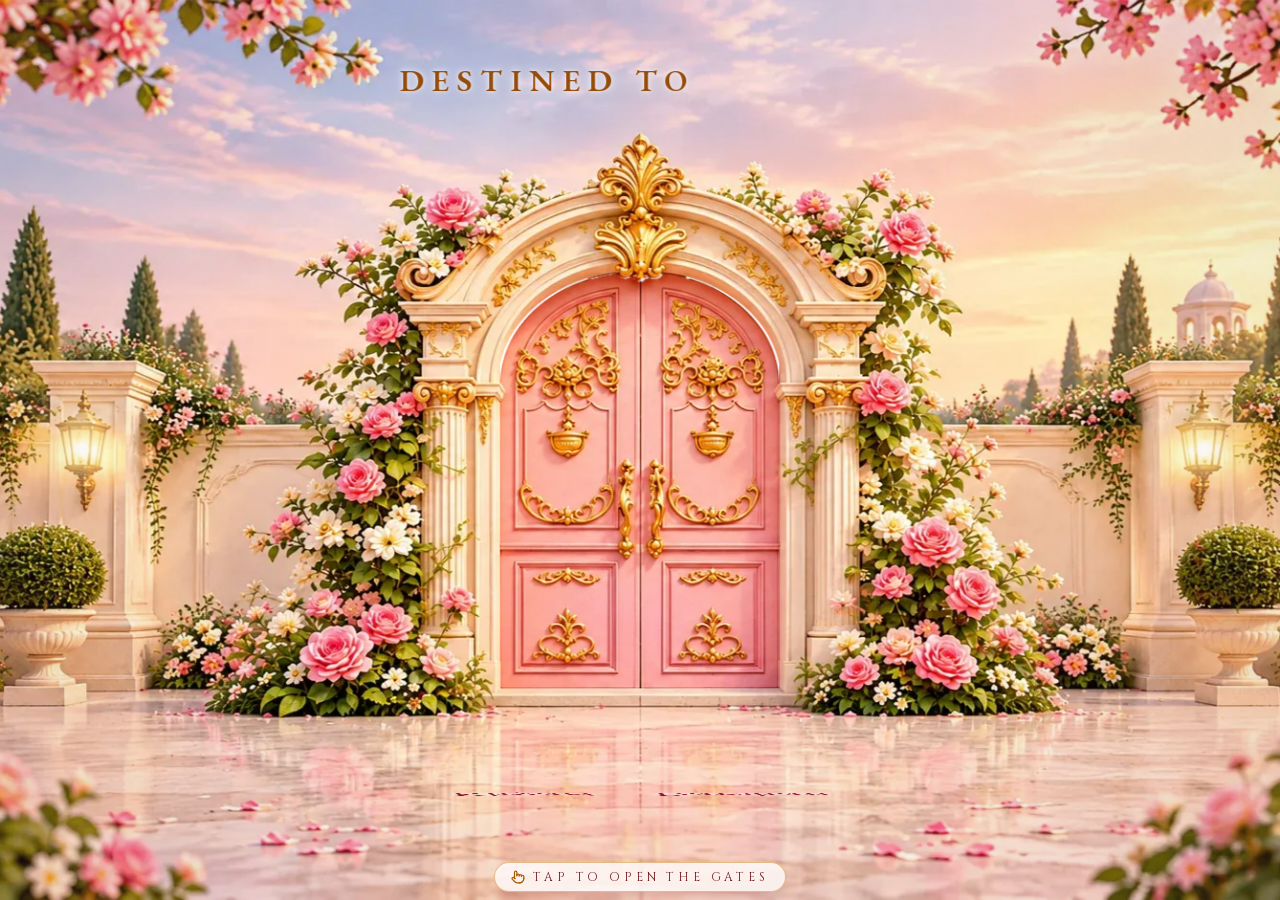
<file: index.html>
<!doctype html><meta charset="utf-8"><meta name="viewport" content="width=device-width,initial-scale=1"><title>Wedding Invitation</title><script>location.replace("/template-frame/opal-romance/")</script><a href="/template-frame/opal-romance/">Open invitation</a>
</file>
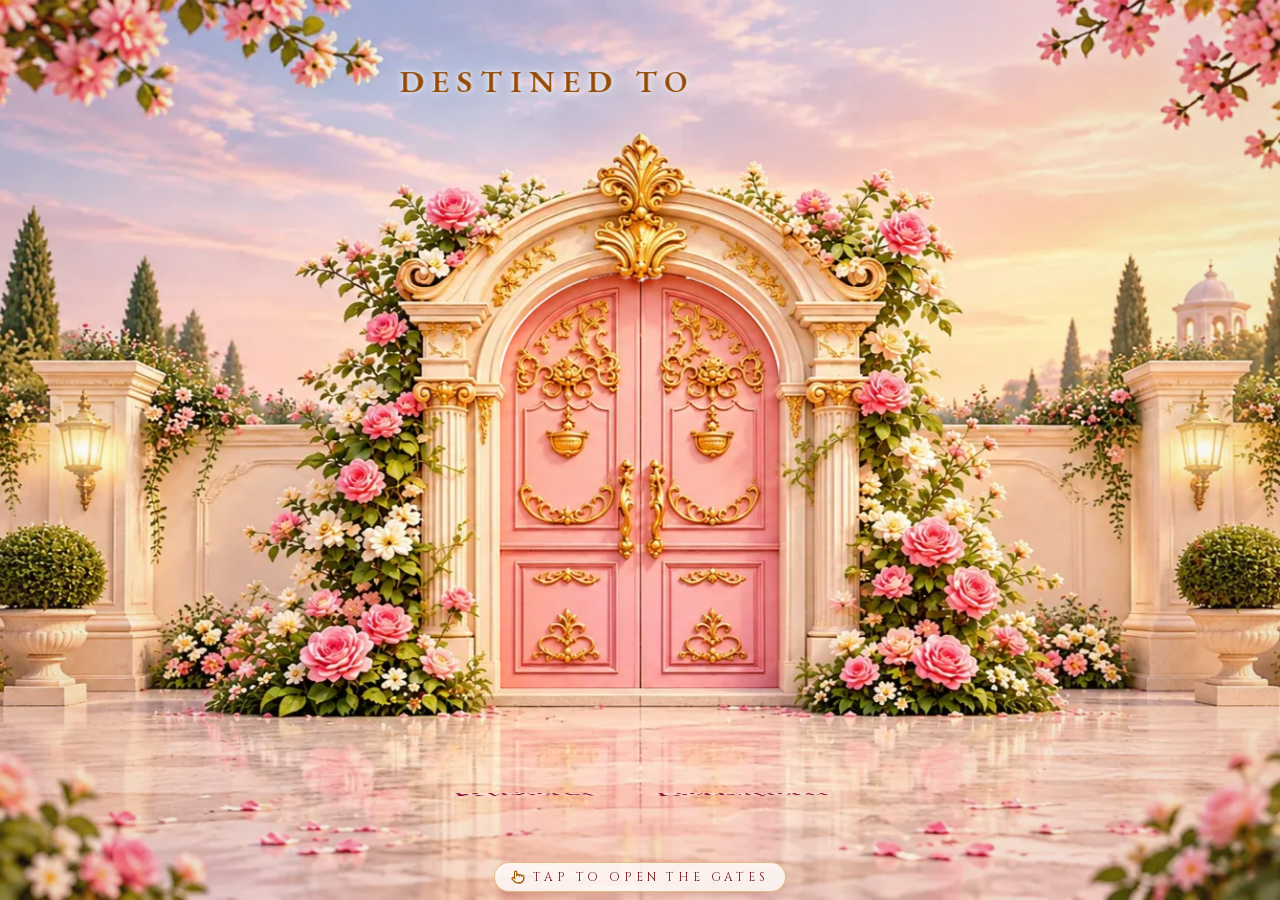
<file: template-frame/opal-romance/index.html>
<!DOCTYPE html><html lang="en-IN"><head><meta charSet="utf-8"/><meta name="viewport" content="width=device-width, initial-scale=1"/><link rel="stylesheet" href="/_next/static/css/c2a9bd2f81b0a2bb.css?dpl=dpl_82eYVJCDMtYkfMXLKaRdcThpkddS" data-precedence="next"/><link rel="stylesheet" href="/_next/static/css/6532dd9c58736899.css?dpl=dpl_82eYVJCDMtYkfMXLKaRdcThpkddS" data-precedence="next"/><link rel="stylesheet" href="/_next/static/css/162aec1cf49705c6.css" as="style" data-precedence="dynamic"/><script src="/config.js"></script><script src="/engine.js"></script><link rel="preload" as="script" fetchPriority="low" href="/_next/static/chunks/webpack-4c7dae2954b6aff9.js?dpl=dpl_82eYVJCDMtYkfMXLKaRdcThpkddS"/><script src="/_next/static/chunks/fd9d1056-184491a00fd09ac7.js?dpl=dpl_82eYVJCDMtYkfMXLKaRdcThpkddS" async=""></script><script src="/_next/static/chunks/2117-b6660e3059f8238c.js?dpl=dpl_82eYVJCDMtYkfMXLKaRdcThpkddS" async=""></script><script src="/_next/static/chunks/main-app-351a7b18c7f87dd5.js?dpl=dpl_82eYVJCDMtYkfMXLKaRdcThpkddS" async=""></script><script src="/_next/static/chunks/608-105e217968a38a31.js?dpl=dpl_82eYVJCDMtYkfMXLKaRdcThpkddS" async=""></script><script src="/_next/static/chunks/9322-f394b55db71e5a64.js?dpl=dpl_82eYVJCDMtYkfMXLKaRdcThpkddS" async=""></script><script src="/_next/static/chunks/app/template-frame/%5Bslug%5D/page-50a15aeb6f89a3d0.js?dpl=dpl_82eYVJCDMtYkfMXLKaRdcThpkddS" async=""></script><link rel="preload" href="/fonts/marcellus/latin-400.woff2" as="font" type="font/woff2" crossorigin=""/><link rel="preload" href="/fonts/jost/latin.woff2" as="font" type="font/woff2" crossorigin=""/><meta name="theme-color" content="#FBF7F0"/><title>Wedding Invitation</title><meta name="description" content="You are cordially invited to our wedding."/><link rel="manifest" href="/manifest.webmanifest" crossorigin="use-credentials"/><meta name="robots" content="noindex, nofollow"/><meta name="category" content="Wedding"/><meta name="format-detection" content="telephone=no, address=no, email=no"/><link rel="icon" href="/icons/icon-48.png" sizes="48x48" type="image/png"/><link rel="icon" href="/icons/icon-192.png" sizes="192x192" type="image/png"/><link rel="icon" href="/icons/icon-512.png" sizes="512x512" type="image/png"/><link rel="apple-touch-icon" href="/icons/apple-touch-icon.png" sizes="180x180" type="image/png"/><script src="/_next/static/chunks/polyfills-42372ed130431b0a.js?dpl=dpl_82eYVJCDMtYkfMXLKaRdcThpkddS" noModule=""></script></head><body><style>
  * { scrollbar-width: none; -ms-overflow-style: none; }
  *::-webkit-scrollbar { display: none; }
</style><!--$--><main lang="en" class="op-root relative isolate min-h-screen overflow-x-clip"><div class="fixed inset-0 z-50 overflow-hidden bg-[#f4d8d6] [container-type:size]"><div aria-hidden="true" class="pointer-events-none absolute inset-0 overflow-hidden"><span class="op-fall absolute -top-6 block h-3 w-2.5 rounded-[80%_0_80%_0] md:h-4 md:w-3" style="left:11%;background:linear-gradient(135deg, oklch(0.9 0.06 20), oklch(0.72 0.13 10));--op-time:9s;--op-delay:0s;--op-x:-20px;--op-turn:-480deg"></span><span class="op-fall absolute -top-6 block h-3 w-2.5 rounded-[80%_0_80%_0] md:h-4 md:w-3" style="left:52%;background:linear-gradient(135deg, oklch(0.82 0.1 15), oklch(0.6 0.17 12));--op-time:10.5s;--op-delay:0.6s;--op-x:28px;--op-turn:480deg"></span><span class="op-fall absolute -top-6 block h-3 w-2.5 rounded-[80%_0_80%_0] md:h-4 md:w-3" style="left:93%;background:linear-gradient(135deg, oklch(0.82 0.1 15), oklch(0.6 0.17 12));--op-time:12s;--op-delay:1.2s;--op-x:-36px;--op-turn:-480deg"></span><span class="op-fall absolute -top-6 block h-3 w-2.5 rounded-[80%_0_80%_0] md:h-4 md:w-3" style="left:34%;background:linear-gradient(135deg, oklch(0.9 0.06 20), oklch(0.72 0.13 10));--op-time:13.5s;--op-delay:1.7999999999999998s;--op-x:44px;--op-turn:480deg"></span><span class="op-fall absolute -top-6 block h-3 w-2.5 rounded-[80%_0_80%_0] md:h-4 md:w-3" style="left:75%;background:linear-gradient(135deg, oklch(0.82 0.1 15), oklch(0.6 0.17 12));--op-time:15s;--op-delay:2.4s;--op-x:-20px;--op-turn:-480deg"></span><span class="op-fall absolute -top-6 block h-3 w-2.5 rounded-[80%_0_80%_0] md:h-4 md:w-3" style="left:16%;background:linear-gradient(135deg, oklch(0.82 0.1 15), oklch(0.6 0.17 12));--op-time:16.5s;--op-delay:3s;--op-x:28px;--op-turn:480deg"></span><span class="op-fall absolute -top-6 block h-3 w-2.5 rounded-[80%_0_80%_0] md:h-4 md:w-3" style="left:57%;background:linear-gradient(135deg, oklch(0.9 0.06 20), oklch(0.72 0.13 10));--op-time:9s;--op-delay:3.5999999999999996s;--op-x:-36px;--op-turn:-480deg"></span><span class="op-fall absolute -top-6 block h-3 w-2.5 rounded-[80%_0_80%_0] md:h-4 md:w-3" style="left:98%;background:linear-gradient(135deg, oklch(0.82 0.1 15), oklch(0.6 0.17 12));--op-time:10.5s;--op-delay:4.2s;--op-x:44px;--op-turn:480deg"></span><span class="op-fall absolute -top-6 block h-3 w-2.5 rounded-[80%_0_80%_0] md:h-4 md:w-3" style="left:39%;background:linear-gradient(135deg, oklch(0.82 0.1 15), oklch(0.6 0.17 12));--op-time:12s;--op-delay:4.8s;--op-x:-20px;--op-turn:-480deg"></span><span class="op-fall absolute -top-6 block h-3 w-2.5 rounded-[80%_0_80%_0] md:h-4 md:w-3" style="left:80%;background:linear-gradient(135deg, oklch(0.9 0.06 20), oklch(0.72 0.13 10));--op-time:13.5s;--op-delay:5.3999999999999995s;--op-x:28px;--op-turn:480deg"></span><span class="op-fall absolute -top-6 block h-3 w-2.5 rounded-[80%_0_80%_0] md:h-4 md:w-3" style="left:21%;background:linear-gradient(135deg, oklch(0.82 0.1 15), oklch(0.6 0.17 12));--op-time:15s;--op-delay:6s;--op-x:-36px;--op-turn:-480deg"></span><span class="op-fall absolute -top-6 block h-3 w-2.5 rounded-[80%_0_80%_0] md:h-4 md:w-3" style="left:62%;background:linear-gradient(135deg, oklch(0.82 0.1 15), oklch(0.6 0.17 12));--op-time:16.5s;--op-delay:0s;--op-x:44px;--op-turn:480deg"></span></div><div aria-hidden="true" class="pointer-events-none absolute inset-0" style="background:radial-gradient(ellipse at center, transparent 50%, oklch(0.45 0.09 15 / 0.45));opacity:0.35"></div></div></main><!--/$--><script src="/_next/static/chunks/webpack-4c7dae2954b6aff9.js?dpl=dpl_82eYVJCDMtYkfMXLKaRdcThpkddS" async=""></script><script>(self.__next_f=self.__next_f||[]).push([0]);self.__next_f.push([2,null])</script><script>self.__next_f.push([1,"1:HL[\"/_next/static/css/c2a9bd2f81b0a2bb.css?dpl=dpl_82eYVJCDMtYkfMXLKaRdcThpkddS\",\"style\"]\n2:HL[\"/_next/static/css/6532dd9c58736899.css?dpl=dpl_82eYVJCDMtYkfMXLKaRdcThpkddS\",\"style\"]\n"])</script><script>self.__next_f.push([1,"3:I[12846,[],\"\"]\n5:I[9322,[\"608\",\"static/chunks/608-105e217968a38a31.js?dpl=dpl_82eYVJCDMtYkfMXLKaRdcThpkddS\",\"9322\",\"static/chunks/9322-f394b55db71e5a64.js?dpl=dpl_82eYVJCDMtYkfMXLKaRdcThpkddS\",\"691\",\"static/chunks/app/template-frame/%5Bslug%5D/page-50a15aeb6f89a3d0.js?dpl=dpl_82eYVJCDMtYkfMXLKaRdcThpkddS\"],\"default\"]\n6:I[4707,[],\"\"]\n8:I[36423,[],\"\"]\na:I[61060,[],\"\"]\n7:[\"slug\",\"opal-romance\",\"d\"]\nb:[]\n"])</script><script>self.__next_f.push([1,"0:[\"$\",\"$L3\",null,{\"buildId\":\"O8cYdot6OJhXTeGqTScx1\",\"assetPrefix\":\"\",\"urlParts\":[\"\",\"template-frame\",\"opal-romance\"],\"initialTree\":[\"\",{\"children\":[\"template-frame\",{\"children\":[[\"slug\",\"opal-romance\",\"d\"],{\"children\":[\"__PAGE__?{\\\"slug\\\":\\\"opal-romance\\\"}\",{}]}]}]},\"$undefined\",\"$undefined\",true],\"initialSeedData\":[\"\",{\"children\":[\"template-frame\",{\"children\":[[\"slug\",\"opal-romance\",\"d\"],{\"children\":[\"__PAGE__\",{},[[\"$L4\",[[\"$\",\"style\",null,{\"children\":\"\\n  * { scrollbar-width: none; -ms-overflow-style: none; }\\n  *::-webkit-scrollbar { display: none; }\\n\"}],[\"$\",\"$L5\",null,{\"slug\":\"opal-romance\",\"config\":{\"slug\":\"opal-romance\",\"name\":\"Opal Romance\",\"description\":\"Blush-pink garden wedding invitation that opens through rose-covered palace gates into a candlelit pavilion with the couple, a gold monogram and their names, then an arched countdown, the couple reaching out of golden frames to hold hands, the family in golden arches, a red arched card for every ceremony, a photo collage, venue map, RSVP, family contacts and the couple under a blossoming tree.\",\"category\":\"floral\",\"languages\":[\"en\",\"hi\",\"gu\",\"mr\",\"ta\",\"te\",\"ur\"],\"tier\":\"premium\",\"theme\":{\"primaryColor\":\"#8E1D2C\",\"secondaryColor\":\"#C9A24A\",\"accentColor\":\"#E8A0AE\",\"headingFontClass\":\"font-cinzel\",\"accentFontClass\":\"font-great-vibes\",\"bodyFontClass\":\"font-cormorant\"}}}]],null],null],null]},[null,[\"$\",\"$L6\",null,{\"parallelRouterKey\":\"children\",\"segmentPath\":[\"children\",\"template-frame\",\"children\",\"$7\",\"children\"],\"error\":\"$undefined\",\"errorStyles\":\"$undefined\",\"errorScripts\":\"$undefined\",\"template\":[\"$\",\"$L8\",null,{}],\"templateStyles\":\"$undefined\",\"templateScripts\":\"$undefined\",\"notFound\":\"$undefined\",\"notFoundStyles\":\"$undefined\"}]],null]},[null,[\"$\",\"$L6\",null,{\"parallelRouterKey\":\"children\",\"segmentPath\":[\"children\",\"template-frame\",\"children\"],\"error\":\"$undefined\",\"errorStyles\":\"$undefined\",\"errorScripts\":\"$undefined\",\"template\":[\"$\",\"$L8\",null,{}],\"templateStyles\":\"$undefined\",\"templateScripts\":\"$undefined\",\"notFound\":\"$undefined\",\"notFoundStyles\":\"$undefined\"}]],null]},[[[[\"$\",\"link\",\"0\",{\"rel\":\"stylesheet\",\"href\":\"/_next/static/css/c2a9bd2f81b0a2bb.css?dpl=dpl_82eYVJCDMtYkfMXLKaRdcThpkddS\",\"precedence\":\"next\",\"crossOrigin\":\"$undefined\"}],[\"$\",\"link\",\"1\",{\"rel\":\"stylesheet\",\"href\":\"/_next/static/css/6532dd9c58736899.css?dpl=dpl_82eYVJCDMtYkfMXLKaRdcThpkddS\",\"precedence\":\"next\",\"crossOrigin\":\"$undefined\"}]],[\"$\",\"html\",null,{\"lang\":\"en-IN\",\"children\":[[\"$\",\"head\",null,{\"children\":[[\"$\",\"link\",\"/fonts/marcellus/latin-400.woff2\",{\"rel\":\"preload\",\"href\":\"/fonts/marcellus/latin-400.woff2\",\"as\":\"font\",\"type\":\"font/woff2\",\"crossOrigin\":\"\"}],[\"$\",\"link\",\"/fonts/jost/latin.woff2\",{\"rel\":\"preload\",\"href\":\"/fonts/jost/latin.woff2\",\"as\":\"font\",\"type\":\"font/woff2\",\"crossOrigin\":\"\"}]]}],[\"$\",\"body\",null,{\"children\":[\"$\",\"$L6\",null,{\"parallelRouterKey\":\"children\",\"segmentPath\":[\"children\"],\"error\":\"$undefined\",\"errorStyles\":\"$undefined\",\"errorScripts\":\"$undefined\",\"template\":[\"$\",\"$L8\",null,{}],\"templateStyles\":\"$undefined\",\"templateScripts\":\"$undefined\",\"notFound\":[\"$\",\"main\",null,{\"style\":{\"textAlign\":\"center\",\"padding\":\"4rem 1.5rem\"},\"children\":[[\"$\",\"h1\",null,{\"children\":\"Page not found\"}],[\"$\",\"p\",null,{\"children\":\"The page you're looking for doesn't exist.\"}],[\"$\",\"a\",null,{\"href\":\"/\",\"children\":\"Back to home\"}]]}],\"notFoundStyles\":[]}]}]]}]],null],null],\"couldBeIntercepted\":false,\"initialHead\":[null,\"$L9\"],\"globalErrorComponent\":\"$a\",\"missingSlots\":\"$Wb\"}]\n"])</script><script>self.__next_f.push([1,"9:[[\"$\",\"meta\",\"0\",{\"name\":\"viewport\",\"content\":\"width=device-width, initial-scale=1\"}],[\"$\",\"meta\",\"1\",{\"name\":\"theme-color\",\"content\":\"#FBF7F0\"}],[\"$\",\"meta\",\"2\",{\"charSet\":\"utf-8\"}],[\"$\",\"title\",\"3\",{\"children\":\"Opal Romance preview | Invitima\"}],[\"$\",\"meta\",\"4\",{\"name\":\"description\",\"content\":\"Create a beautiful digital wedding invitation website in minutes. Indian themes, RSVP tracking, a wishes wall and one-tap WhatsApp sharing. Free preview.\"}],[\"$\",\"meta\",\"5\",{\"name\":\"application-name\",\"content\":\"Invitima\"}],[\"$\",\"link\",\"6\",{\"rel\":\"manifest\",\"href\":\"/manifest.webmanifest\",\"crossOrigin\":\"use-credentials\"}],[\"$\",\"meta\",\"7\",{\"name\":\"creator\",\"content\":\"Invitima\"}],[\"$\",\"meta\",\"8\",{\"name\":\"publisher\",\"content\":\"Invitima\"}],[\"$\",\"meta\",\"9\",{\"name\":\"robots\",\"content\":\"noindex, nofollow\"}],[\"$\",\"meta\",\"10\",{\"name\":\"category\",\"content\":\"Wedding\"}],[\"$\",\"meta\",\"11\",{\"name\":\"format-detection\",\"content\":\"telephone=no, address=no, email=no\"}],[\"$\",\"meta\",\"12\",{\"name\":\"google-site-verification\",\"content\":\"google-site-verification=PSTA8N1bGLElZcpfnM27RF2Vr27eYfjayJlJW_lJ_OI\"}],[\"$\",\"meta\",\"13\",{\"name\":\"msvalidate.01\",\"content\":\"92ADDDCA8F7032EA8B350C5D2FAA8F48\"}],[\"$\",\"meta\",\"14\",{\"property\":\"og:title\",\"content\":\"Digital Wedding Invitations for Indian Weddings | Invitima\"}],[\"$\",\"meta\",\"15\",{\"property\":\"og:description\",\"content\":\"Create a beautiful digital wedding invitation website in minutes. Indian themes, RSVP tracking, a wishes wall and one-tap WhatsApp sharing. Free preview.\"}],[\"$\",\"meta\",\"16\",{\"property\":\"og:site_name\",\"content\":\"Invitima\"}],[\"$\",\"meta\",\"17\",{\"property\":\"og:locale\",\"content\":\"en_IN\"}],[\"$\",\"meta\",\"18\",{\"property\":\"og:image\",\"content\":\"https://invitima.com/og/site.png\"}],[\"$\",\"meta\",\"19\",{\"property\":\"og:image:width\",\"content\":\"1200\"}],[\"$\",\"meta\",\"20\",{\"property\":\"og:image:height\",\"content\":\"630\"}],[\"$\",\"meta\",\"21\",{\"property\":\"og:image:alt\",\"content\":\"Invitima — digital wedding invitations for Indian weddings\"}],[\"$\",\"meta\",\"22\",{\"property\":\"og:type\",\"content\":\"website\"}],[\"$\",\"meta\",\"23\",{\"name\":\"twitter:card\",\"content\":\"summary_large_image\"}],[\"$\",\"meta\",\"24\",{\"name\":\"twitter:title\",\"content\":\"Digital Wedding Invitations for Indian Weddings | Invitima\"}],[\"$\",\"meta\",\"25\",{\"name\":\"twitter:description\",\"content\":\"Create a beautiful digital wedding invitation website in minutes. Indian themes, RSVP tracking, a wishes wall and one-tap WhatsApp sharing. Free preview.\"}],[\"$\",\"meta\",\"26\",{\"name\":\"twitter:image\",\"content\":\"https://invitima.com/og/site.png\"}],[\"$\",\"meta\",\"27\",{\"name\":\"twitter:image:width\",\"content\":\"1200\"}],[\"$\",\"meta\",\"28\",{\"name\":\"twitter:image:height\",\"content\":\"630\"}],[\"$\",\"meta\",\"29\",{\"name\":\"twitter:image:alt\",\"content\":\"Invitima — digital wedding invitations for Indian weddings\"}],[\"$\",\"link\",\"30\",{\"rel\":\"icon\",\"href\":\"/icons/icon-48.png\",\"sizes\":\"48x48\",\"type\":\"image/png\"}],[\"$\",\"link\",\"31\",{\"rel\":\"icon\",\"href\":\"/icons/icon-192.png\",\"sizes\":\"192x192\",\"type\":\"image/png\"}],[\"$\",\"link\",\"32\",{\"rel\":\"icon\",\"href\":\"/icons/icon-512.png\",\"sizes\":\"512x512\",\"type\":\"image/png\"}],[\"$\",\"link\",\"33\",{\"rel\":\"apple-touch-icon\",\"href\":\"/icons/apple-touch-icon.png\",\"sizes\":\"180x180\",\"type\":\"image/png\"}]]\n"])</script><script>self.__next_f.push([1,"4:null\n"])</script></body></html>
</file>
<file: _next/static/css/c2a9bd2f81b0a2bb.css>
@font-face{font-family:Cormorant Garamond;font-style:normal;font-weight:400;font-display:swap;src:url(/fonts/cormorant-garamond/latin-ext.woff2) format("woff2");unicode-range:u+0100-02ba,u+02bd-02c5,u+02c7-02cc,u+02ce-02d7,u+02dd-02ff,u+0304,u+0308,u+0329,u+1d00-1dbf,u+1e00-1e9f,u+1ef2-1eff,u+2020,u+20a0-20ab,u+20ad-20c0,u+2113,u+2c60-2c7f,u+a720-a7ff}@font-face{font-family:Cormorant Garamond;font-style:normal;font-weight:400;font-display:swap;src:url(/fonts/cormorant-garamond/latin.woff2) format("woff2");unicode-range:u+00??,u+0131,u+0152-0153,u+02bb-02bc,u+02c6,u+02da,u+02dc,u+0304,u+0308,u+0329,u+2000-206f,u+20ac,u+2122,u+2191,u+2193,u+2212,u+2215,u+feff,u+fffd}@font-face{font-family:Cormorant Garamond;font-style:normal;font-weight:500;font-display:swap;src:url(/fonts/cormorant-garamond/latin-ext.woff2) format("woff2");unicode-range:u+0100-02ba,u+02bd-02c5,u+02c7-02cc,u+02ce-02d7,u+02dd-02ff,u+0304,u+0308,u+0329,u+1d00-1dbf,u+1e00-1e9f,u+1ef2-1eff,u+2020,u+20a0-20ab,u+20ad-20c0,u+2113,u+2c60-2c7f,u+a720-a7ff}@font-face{font-family:Cormorant Garamond;font-style:normal;font-weight:500;font-display:swap;src:url(/fonts/cormorant-garamond/latin.woff2) format("woff2");unicode-range:u+00??,u+0131,u+0152-0153,u+02bb-02bc,u+02c6,u+02da,u+02dc,u+0304,u+0308,u+0329,u+2000-206f,u+20ac,u+2122,u+2191,u+2193,u+2212,u+2215,u+feff,u+fffd}@font-face{font-family:Cormorant Garamond;font-style:normal;font-weight:600;font-display:swap;src:url(/fonts/cormorant-garamond/latin-ext.woff2) format("woff2");unicode-range:u+0100-02ba,u+02bd-02c5,u+02c7-02cc,u+02ce-02d7,u+02dd-02ff,u+0304,u+0308,u+0329,u+1d00-1dbf,u+1e00-1e9f,u+1ef2-1eff,u+2020,u+20a0-20ab,u+20ad-20c0,u+2113,u+2c60-2c7f,u+a720-a7ff}@font-face{font-family:Cormorant Garamond;font-style:normal;font-weight:600;font-display:swap;src:url(/fonts/cormorant-garamond/latin.woff2) format("woff2");unicode-range:u+00??,u+0131,u+0152-0153,u+02bb-02bc,u+02c6,u+02da,u+02dc,u+0304,u+0308,u+0329,u+2000-206f,u+20ac,u+2122,u+2191,u+2193,u+2212,u+2215,u+feff,u+fffd}@font-face{font-family:Cormorant Garamond;font-style:normal;font-weight:700;font-display:swap;src:url(/fonts/cormorant-garamond/latin-ext.woff2) format("woff2");unicode-range:u+0100-02ba,u+02bd-02c5,u+02c7-02cc,u+02ce-02d7,u+02dd-02ff,u+0304,u+0308,u+0329,u+1d00-1dbf,u+1e00-1e9f,u+1ef2-1eff,u+2020,u+20a0-20ab,u+20ad-20c0,u+2113,u+2c60-2c7f,u+a720-a7ff}@font-face{font-family:Cormorant Garamond;font-style:normal;font-weight:700;font-display:swap;src:url(/fonts/cormorant-garamond/latin.woff2) format("woff2");unicode-range:u+00??,u+0131,u+0152-0153,u+02bb-02bc,u+02c6,u+02da,u+02dc,u+0304,u+0308,u+0329,u+2000-206f,u+20ac,u+2122,u+2191,u+2193,u+2212,u+2215,u+feff,u+fffd}@font-face{font-family:Playfair Display;font-style:normal;font-weight:400;font-display:swap;src:url(/fonts/playfair-display/latin-ext.woff2) format("woff2");unicode-range:u+0100-02ba,u+02bd-02c5,u+02c7-02cc,u+02ce-02d7,u+02dd-02ff,u+0304,u+0308,u+0329,u+1d00-1dbf,u+1e00-1e9f,u+1ef2-1eff,u+2020,u+20a0-20ab,u+20ad-20c0,u+2113,u+2c60-2c7f,u+a720-a7ff}@font-face{font-family:Playfair Display;font-style:normal;font-weight:400;font-display:swap;src:url(/fonts/playfair-display/latin.woff2) format("woff2");unicode-range:u+00??,u+0131,u+0152-0153,u+02bb-02bc,u+02c6,u+02da,u+02dc,u+0304,u+0308,u+0329,u+2000-206f,u+20ac,u+2122,u+2191,u+2193,u+2212,u+2215,u+feff,u+fffd}@font-face{font-family:Playfair Display;font-style:normal;font-weight:600;font-display:swap;src:url(/fonts/playfair-display/latin-ext.woff2) format("woff2");unicode-range:u+0100-02ba,u+02bd-02c5,u+02c7-02cc,u+02ce-02d7,u+02dd-02ff,u+0304,u+0308,u+0329,u+1d00-1dbf,u+1e00-1e9f,u+1ef2-1eff,u+2020,u+20a0-20ab,u+20ad-20c0,u+2113,u+2c60-2c7f,u+a720-a7ff}@font-face{font-family:Playfair Display;font-style:normal;font-weight:600;font-display:swap;src:url(/fonts/playfair-display/latin.woff2) format("woff2");unicode-range:u+00??,u+0131,u+0152-0153,u+02bb-02bc,u+02c6,u+02da,u+02dc,u+0304,u+0308,u+0329,u+2000-206f,u+20ac,u+2122,u+2191,u+2193,u+2212,u+2215,u+feff,u+fffd}@font-face{font-family:Playfair Display;font-style:normal;font-weight:700;font-display:swap;src:url(/fonts/playfair-display/latin-ext.woff2) format("woff2");unicode-range:u+0100-02ba,u+02bd-02c5,u+02c7-02cc,u+02ce-02d7,u+02dd-02ff,u+0304,u+0308,u+0329,u+1d00-1dbf,u+1e00-1e9f,u+1ef2-1eff,u+2020,u+20a0-20ab,u+20ad-20c0,u+2113,u+2c60-2c7f,u+a720-a7ff}@font-face{font-family:Playfair Display;font-style:normal;font-weight:700;font-display:swap;src:url(/fonts/playfair-display/latin.woff2) format("woff2");unicode-range:u+00??,u+0131,u+0152-0153,u+02bb-02bc,u+02c6,u+02da,u+02dc,u+0304,u+0308,u+0329,u+2000-206f,u+20ac,u+2122,u+2191,u+2193,u+2212,u+2215,u+feff,u+fffd}@font-face{font-family:Great Vibes;font-style:normal;font-weight:400;font-display:swap;src:url(/fonts/great-vibes/latin-ext-400.woff2) format("woff2");unicode-range:u+0100-02ba,u+02bd-02c5,u+02c7-02cc,u+02ce-02d7,u+02dd-02ff,u+0304,u+0308,u+0329,u+1d00-1dbf,u+1e00-1e9f,u+1ef2-1eff,u+2020,u+20a0-20ab,u+20ad-20c0,u+2113,u+2c60-2c7f,u+a720-a7ff}@font-face{font-family:Great Vibes;font-style:normal;font-weight:400;font-display:swap;src:url(/fonts/great-vibes/latin-400.woff2) format("woff2");unicode-range:u+00??,u+0131,u+0152-0153,u+02bb-02bc,u+02c6,u+02da,u+02dc,u+0304,u+0308,u+0329,u+2000-206f,u+20ac,u+2122,u+2191,u+2193,u+2212,u+2215,u+feff,u+fffd}@font-face{font-family:Parisienne;font-style:normal;font-weight:400;font-display:swap;src:url(/fonts/parisienne/latin-ext-400.woff2) format("woff2");unicode-range:u+0100-02ba,u+02bd-02c5,u+02c7-02cc,u+02ce-02d7,u+02dd-02ff,u+0304,u+0308,u+0329,u+1d00-1dbf,u+1e00-1e9f,u+1ef2-1eff,u+2020,u+20a0-20ab,u+20ad-20c0,u+2113,u+2c60-2c7f,u+a720-a7ff}@font-face{font-family:Parisienne;font-style:normal;font-weight:400;font-display:swap;src:url(/fonts/parisienne/latin-400.woff2) format("woff2");unicode-range:u+00??,u+0131,u+0152-0153,u+02bb-02bc,u+02c6,u+02da,u+02dc,u+0304,u+0308,u+0329,u+2000-206f,u+20ac,u+2122,u+2191,u+2193,u+2212,u+2215,u+feff,u+fffd}@font-face{font-family:Inter;font-style:normal;font-weight:100 900;font-display:swap;src:url(/fonts/inter/latin-ext.woff2) format("woff2");unicode-range:u+0100-02ba,u+02bd-02c5,u+02c7-02cc,u+02ce-02d7,u+02dd-02ff,u+0304,u+0308,u+0329,u+1d00-1dbf,u+1e00-1e9f,u+1ef2-1eff,u+2020,u+20a0-20ab,u+20ad-20c0,u+2113,u+2c60-2c7f,u+a720-a7ff}@font-face{font-family:Inter;font-style:normal;font-weight:100 900;font-display:swap;src:url(/fonts/inter/latin.woff2) format("woff2");unicode-range:u+00??,u+0131,u+0152-0153,u+02bb-02bc,u+02c6,u+02da,u+02dc,u+0304,u+0308,u+0329,u+2000-206f,u+20ac,u+2122,u+2191,u+2193,u+2212,u+2215,u+feff,u+fffd}@font-face{font-family:Yatra One;font-style:normal;font-weight:400;font-display:swap;src:url(/fonts/yatra-one/devanagari-400.woff2) format("woff2");unicode-range:u+0900-097f,u+1cd0-1cf9,u+200c-200d,u+20a8,u+20b9,u+20f0,u+25cc,u+a830-a839,u+a8e0-a8ff,u+11b00-11b09}@font-face{font-family:Yatra One;font-style:normal;font-weight:400;font-display:swap;src:url(/fonts/yatra-one/latin-ext-400.woff2) format("woff2");unicode-range:u+0100-02ba,u+02bd-02c5,u+02c7-02cc,u+02ce-02d7,u+02dd-02ff,u+0304,u+0308,u+0329,u+1d00-1dbf,u+1e00-1e9f,u+1ef2-1eff,u+2020,u+20a0-20ab,u+20ad-20c0,u+2113,u+2c60-2c7f,u+a720-a7ff}@font-face{font-family:Yatra One;font-style:normal;font-weight:400;font-display:swap;src:url(/fonts/yatra-one/latin-400.woff2) format("woff2");unicode-range:u+00??,u+0131,u+0152-0153,u+02bb-02bc,u+02c6,u+02da,u+02dc,u+0304,u+0308,u+0329,u+2000-206f,u+20ac,u+2122,u+2191,u+2193,u+2212,u+2215,u+feff,u+fffd}@font-face{font-family:Kalam;font-style:normal;font-weight:400;font-display:swap;src:url(/fonts/kalam/devanagari-400.woff2) format("woff2");unicode-range:u+0900-097f,u+1cd0-1cf9,u+200c-200d,u+20a8,u+20b9,u+20f0,u+25cc,u+a830-a839,u+a8e0-a8ff,u+11b00-11b09}@font-face{font-family:Kalam;font-style:normal;font-weight:400;font-display:swap;src:url(/fonts/kalam/latin-ext-400.woff2) format("woff2");unicode-range:u+0100-02ba,u+02bd-02c5,u+02c7-02cc,u+02ce-02d7,u+02dd-02ff,u+0304,u+0308,u+0329,u+1d00-1dbf,u+1e00-1e9f,u+1ef2-1eff,u+2020,u+20a0-20ab,u+20ad-20c0,u+2113,u+2c60-2c7f,u+a720-a7ff}@font-face{font-family:Kalam;font-style:normal;font-weight:400;font-display:swap;src:url(/fonts/kalam/latin-400.woff2) format("woff2");unicode-range:u+00??,u+0131,u+0152-0153,u+02bb-02bc,u+02c6,u+02da,u+02dc,u+0304,u+0308,u+0329,u+2000-206f,u+20ac,u+2122,u+2191,u+2193,u+2212,u+2215,u+feff,u+fffd}@font-face{font-family:Kalam;font-style:normal;font-weight:700;font-display:swap;src:url(/fonts/kalam/devanagari-700.woff2) format("woff2");unicode-range:u+0900-097f,u+1cd0-1cf9,u+200c-200d,u+20a8,u+20b9,u+20f0,u+25cc,u+a830-a839,u+a8e0-a8ff,u+11b00-11b09}@font-face{font-family:Kalam;font-style:normal;font-weight:700;font-display:swap;src:url(/fonts/kalam/latin-ext-700.woff2) format("woff2");unicode-range:u+0100-02ba,u+02bd-02c5,u+02c7-02cc,u+02ce-02d7,u+02dd-02ff,u+0304,u+0308,u+0329,u+1d00-1dbf,u+1e00-1e9f,u+1ef2-1eff,u+2020,u+20a0-20ab,u+20ad-20c0,u+2113,u+2c60-2c7f,u+a720-a7ff}@font-face{font-family:Kalam;font-style:normal;font-weight:700;font-display:swap;src:url(/fonts/kalam/latin-700.woff2) format("woff2");unicode-range:u+00??,u+0131,u+0152-0153,u+02bb-02bc,u+02c6,u+02da,u+02dc,u+0304,u+0308,u+0329,u+2000-206f,u+20ac,u+2122,u+2191,u+2193,u+2212,u+2215,u+feff,u+fffd}@font-face{font-family:Cinzel;font-style:normal;font-weight:400;font-display:swap;src:url(/fonts/cinzel/latin-ext.woff2) format("woff2");unicode-range:u+0100-02ba,u+02bd-02c5,u+02c7-02cc,u+02ce-02d7,u+02dd-02ff,u+0304,u+0308,u+0329,u+1d00-1dbf,u+1e00-1e9f,u+1ef2-1eff,u+2020,u+20a0-20ab,u+20ad-20c0,u+2113,u+2c60-2c7f,u+a720-a7ff}@font-face{font-family:Cinzel;font-style:normal;font-weight:400;font-display:swap;src:url(/fonts/cinzel/latin.woff2) format("woff2");unicode-range:u+00??,u+0131,u+0152-0153,u+02bb-02bc,u+02c6,u+02da,u+02dc,u+0304,u+0308,u+0329,u+2000-206f,u+20ac,u+2122,u+2191,u+2193,u+2212,u+2215,u+feff,u+fffd}@font-face{font-family:Cinzel;font-style:normal;font-weight:500;font-display:swap;src:url(/fonts/cinzel/latin-ext.woff2) format("woff2");unicode-range:u+0100-02ba,u+02bd-02c5,u+02c7-02cc,u+02ce-02d7,u+02dd-02ff,u+0304,u+0308,u+0329,u+1d00-1dbf,u+1e00-1e9f,u+1ef2-1eff,u+2020,u+20a0-20ab,u+20ad-20c0,u+2113,u+2c60-2c7f,u+a720-a7ff}@font-face{font-family:Cinzel;font-style:normal;font-weight:500;font-display:swap;src:url(/fonts/cinzel/latin.woff2) format("woff2");unicode-range:u+00??,u+0131,u+0152-0153,u+02bb-02bc,u+02c6,u+02da,u+02dc,u+0304,u+0308,u+0329,u+2000-206f,u+20ac,u+2122,u+2191,u+2193,u+2212,u+2215,u+feff,u+fffd}@font-face{font-family:Cinzel;font-style:normal;font-weight:600;font-display:swap;src:url(/fonts/cinzel/latin-ext.woff2) format("woff2");unicode-range:u+0100-02ba,u+02bd-02c5,u+02c7-02cc,u+02ce-02d7,u+02dd-02ff,u+0304,u+0308,u+0329,u+1d00-1dbf,u+1e00-1e9f,u+1ef2-1eff,u+2020,u+20a0-20ab,u+20ad-20c0,u+2113,u+2c60-2c7f,u+a720-a7ff}@font-face{font-family:Cinzel;font-style:normal;font-weight:600;font-display:swap;src:url(/fonts/cinzel/latin.woff2) format("woff2");unicode-range:u+00??,u+0131,u+0152-0153,u+02bb-02bc,u+02c6,u+02da,u+02dc,u+0304,u+0308,u+0329,u+2000-206f,u+20ac,u+2122,u+2191,u+2193,u+2212,u+2215,u+feff,u+fffd}@font-face{font-family:Cinzel;font-style:normal;font-weight:700;font-display:swap;src:url(/fonts/cinzel/latin-ext.woff2) format("woff2");unicode-range:u+0100-02ba,u+02bd-02c5,u+02c7-02cc,u+02ce-02d7,u+02dd-02ff,u+0304,u+0308,u+0329,u+1d00-1dbf,u+1e00-1e9f,u+1ef2-1eff,u+2020,u+20a0-20ab,u+20ad-20c0,u+2113,u+2c60-2c7f,u+a720-a7ff}@font-face{font-family:Cinzel;font-style:normal;font-weight:700;font-display:swap;src:url(/fonts/cinzel/latin.woff2) format("woff2");unicode-range:u+00??,u+0131,u+0152-0153,u+02bb-02bc,u+02c6,u+02da,u+02dc,u+0304,u+0308,u+0329,u+2000-206f,u+20ac,u+2122,u+2191,u+2193,u+2212,u+2215,u+feff,u+fffd}@font-face{font-family:Cinzel Decorative;font-style:normal;font-weight:400;font-display:swap;src:url(/fonts/cinzel-decorative/latin-ext-400.woff2) format("woff2");unicode-range:u+0100-02ba,u+02bd-02c5,u+02c7-02cc,u+02ce-02d7,u+02dd-02ff,u+0304,u+0308,u+0329,u+1d00-1dbf,u+1e00-1e9f,u+1ef2-1eff,u+2020,u+20a0-20ab,u+20ad-20c0,u+2113,u+2c60-2c7f,u+a720-a7ff}@font-face{font-family:Cinzel Decorative;font-style:normal;font-weight:400;font-display:swap;src:url(/fonts/cinzel-decorative/latin-400.woff2) format("woff2");unicode-range:u+00??,u+0131,u+0152-0153,u+02bb-02bc,u+02c6,u+02da,u+02dc,u+0304,u+0308,u+0329,u+2000-206f,u+20ac,u+2122,u+2191,u+2193,u+2212,u+2215,u+feff,u+fffd}@font-face{font-family:Cinzel Decorative;font-style:normal;font-weight:700;font-display:swap;src:url(/fonts/cinzel-decorative/latin-ext-700.woff2) format("woff2");unicode-range:u+0100-02ba,u+02bd-02c5,u+02c7-02cc,u+02ce-02d7,u+02dd-02ff,u+0304,u+0308,u+0329,u+1d00-1dbf,u+1e00-1e9f,u+1ef2-1eff,u+2020,u+20a0-20ab,u+20ad-20c0,u+2113,u+2c60-2c7f,u+a720-a7ff}@font-face{font-family:Cinzel Decorative;font-style:normal;font-weight:700;font-display:swap;src:url(/fonts/cinzel-decorative/latin-700.woff2) format("woff2");unicode-range:u+00??,u+0131,u+0152-0153,u+02bb-02bc,u+02c6,u+02da,u+02dc,u+0304,u+0308,u+0329,u+2000-206f,u+20ac,u+2122,u+2191,u+2193,u+2212,u+2215,u+feff,u+fffd}@font-face{font-family:Cinzel Decorative;font-style:normal;font-weight:900;font-display:swap;src:url(/fonts/cinzel-decorative/latin-ext-900.woff2) format("woff2");unicode-range:u+0100-02ba,u+02bd-02c5,u+02c7-02cc,u+02ce-02d7,u+02dd-02ff,u+0304,u+0308,u+0329,u+1d00-1dbf,u+1e00-1e9f,u+1ef2-1eff,u+2020,u+20a0-20ab,u+20ad-20c0,u+2113,u+2c60-2c7f,u+a720-a7ff}@font-face{font-family:Cinzel Decorative;font-style:normal;font-weight:900;font-display:swap;src:url(/fonts/cinzel-decorative/latin-900.woff2) format("woff2");unicode-range:u+00??,u+0131,u+0152-0153,u+02bb-02bc,u+02c6,u+02da,u+02dc,u+0304,u+0308,u+0329,u+2000-206f,u+20ac,u+2122,u+2191,u+2193,u+2212,u+2215,u+feff,u+fffd}@font-face{font-family:Italianno;font-style:normal;font-weight:400;font-display:swap;src:url(/fonts/italianno/latin-ext-400.woff2) format("woff2");unicode-range:u+0100-02ba,u+02bd-02c5,u+02c7-02cc,u+02ce-02d7,u+02dd-02ff,u+0304,u+0308,u+0329,u+1d00-1dbf,u+1e00-1e9f,u+1ef2-1eff,u+2020,u+20a0-20ab,u+20ad-20c0,u+2113,u+2c60-2c7f,u+a720-a7ff}@font-face{font-family:Italianno;font-style:normal;font-weight:400;font-display:swap;src:url(/fonts/italianno/latin-400.woff2) format("woff2");unicode-range:u+00??,u+0131,u+0152-0153,u+02bb-02bc,u+02c6,u+02da,u+02dc,u+0304,u+0308,u+0329,u+2000-206f,u+20ac,u+2122,u+2191,u+2193,u+2212,u+2215,u+feff,u+fffd}@font-face{font-family:Jost;font-style:normal;font-weight:300;font-display:swap;src:url(/fonts/jost/latin-ext.woff2) format("woff2");unicode-range:u+0100-02ba,u+02bd-02c5,u+02c7-02cc,u+02ce-02d7,u+02dd-02ff,u+0304,u+0308,u+0329,u+1d00-1dbf,u+1e00-1e9f,u+1ef2-1eff,u+2020,u+20a0-20ab,u+20ad-20c0,u+2113,u+2c60-2c7f,u+a720-a7ff}@font-face{font-family:Jost;font-style:normal;font-weight:300;font-display:swap;src:url(/fonts/jost/latin.woff2) format("woff2");unicode-range:u+00??,u+0131,u+0152-0153,u+02bb-02bc,u+02c6,u+02da,u+02dc,u+0304,u+0308,u+0329,u+2000-206f,u+20ac,u+2122,u+2191,u+2193,u+2212,u+2215,u+feff,u+fffd}@font-face{font-family:Jost;font-style:normal;font-weight:400;font-display:swap;src:url(/fonts/jost/latin-ext.woff2) format("woff2");unicode-range:u+0100-02ba,u+02bd-02c5,u+02c7-02cc,u+02ce-02d7,u+02dd-02ff,u+0304,u+0308,u+0329,u+1d00-1dbf,u+1e00-1e9f,u+1ef2-1eff,u+2020,u+20a0-20ab,u+20ad-20c0,u+2113,u+2c60-2c7f,u+a720-a7ff}@font-face{font-family:Jost;font-style:normal;font-weight:400;font-display:swap;src:url(/fonts/jost/latin.woff2) format("woff2");unicode-range:u+00??,u+0131,u+0152-0153,u+02bb-02bc,u+02c6,u+02da,u+02dc,u+0304,u+0308,u+0329,u+2000-206f,u+20ac,u+2122,u+2191,u+2193,u+2212,u+2215,u+feff,u+fffd}@font-face{font-family:Jost;font-style:normal;font-weight:500;font-display:swap;src:url(/fonts/jost/latin-ext.woff2) format("woff2");unicode-range:u+0100-02ba,u+02bd-02c5,u+02c7-02cc,u+02ce-02d7,u+02dd-02ff,u+0304,u+0308,u+0329,u+1d00-1dbf,u+1e00-1e9f,u+1ef2-1eff,u+2020,u+20a0-20ab,u+20ad-20c0,u+2113,u+2c60-2c7f,u+a720-a7ff}@font-face{font-family:Jost;font-style:normal;font-weight:500;font-display:swap;src:url(/fonts/jost/latin.woff2) format("woff2");unicode-range:u+00??,u+0131,u+0152-0153,u+02bb-02bc,u+02c6,u+02da,u+02dc,u+0304,u+0308,u+0329,u+2000-206f,u+20ac,u+2122,u+2191,u+2193,u+2212,u+2215,u+feff,u+fffd}@font-face{font-family:Jost;font-style:normal;font-weight:600;font-display:swap;src:url(/fonts/jost/latin-ext.woff2) format("woff2");unicode-range:u+0100-02ba,u+02bd-02c5,u+02c7-02cc,u+02ce-02d7,u+02dd-02ff,u+0304,u+0308,u+0329,u+1d00-1dbf,u+1e00-1e9f,u+1ef2-1eff,u+2020,u+20a0-20ab,u+20ad-20c0,u+2113,u+2c60-2c7f,u+a720-a7ff}@font-face{font-family:Jost;font-style:normal;font-weight:600;font-display:swap;src:url(/fonts/jost/latin.woff2) format("woff2");unicode-range:u+00??,u+0131,u+0152-0153,u+02bb-02bc,u+02c6,u+02da,u+02dc,u+0304,u+0308,u+0329,u+2000-206f,u+20ac,u+2122,u+2191,u+2193,u+2212,u+2215,u+feff,u+fffd}@font-face{font-family:Jost;font-style:normal;font-weight:700;font-display:swap;src:url(/fonts/jost/latin-ext.woff2) format("woff2");unicode-range:u+0100-02ba,u+02bd-02c5,u+02c7-02cc,u+02ce-02d7,u+02dd-02ff,u+0304,u+0308,u+0329,u+1d00-1dbf,u+1e00-1e9f,u+1ef2-1eff,u+2020,u+20a0-20ab,u+20ad-20c0,u+2113,u+2c60-2c7f,u+a720-a7ff}@font-face{font-family:Jost;font-style:normal;font-weight:700;font-display:swap;src:url(/fonts/jost/latin.woff2) format("woff2");unicode-range:u+00??,u+0131,u+0152-0153,u+02bb-02bc,u+02c6,u+02da,u+02dc,u+0304,u+0308,u+0329,u+2000-206f,u+20ac,u+2122,u+2191,u+2193,u+2212,u+2215,u+feff,u+fffd}@font-face{font-family:Marcellus;font-style:normal;font-weight:400;font-display:swap;src:url(/fonts/marcellus/latin-ext-400.woff2) format("woff2");unicode-range:u+0100-02ba,u+02bd-02c5,u+02c7-02cc,u+02ce-02d7,u+02dd-02ff,u+0304,u+0308,u+0329,u+1d00-1dbf,u+1e00-1e9f,u+1ef2-1eff,u+2020,u+20a0-20ab,u+20ad-20c0,u+2113,u+2c60-2c7f,u+a720-a7ff}@font-face{font-family:Marcellus;font-style:normal;font-weight:400;font-display:swap;src:url(/fonts/marcellus/latin-400.woff2) format("woff2");unicode-range:u+00??,u+0131,u+0152-0153,u+02bb-02bc,u+02c6,u+02da,u+02dc,u+0304,u+0308,u+0329,u+2000-206f,u+20ac,u+2122,u+2191,u+2193,u+2212,u+2215,u+feff,u+fffd}@font-face{font-family:Tiro Devanagari Hindi;font-style:normal;font-weight:400;font-display:swap;src:url(/fonts/tiro-devanagari-hindi/devanagari-400.woff2) format("woff2");unicode-range:u+0900-097f,u+1cd0-1cf9,u+200c-200d,u+20a8,u+20b9,u+20f0,u+25cc,u+a830-a839,u+a8e0-a8ff,u+11b00-11b09}@font-face{font-family:Tiro Devanagari Hindi;font-style:normal;font-weight:400;font-display:swap;src:url(/fonts/tiro-devanagari-hindi/latin-ext-400.woff2) format("woff2");unicode-range:u+0100-02ba,u+02bd-02c5,u+02c7-02cc,u+02ce-02d7,u+02dd-02ff,u+0304,u+0308,u+0329,u+1d00-1dbf,u+1e00-1e9f,u+1ef2-1eff,u+2020,u+20a0-20ab,u+20ad-20c0,u+2113,u+2c60-2c7f,u+a720-a7ff}@font-face{font-family:Tiro Devanagari Hindi;font-style:normal;font-weight:400;font-display:swap;src:url(/fonts/tiro-devanagari-hindi/latin-400.woff2) format("woff2");unicode-range:u+00??,u+0131,u+0152-0153,u+02bb-02bc,u+02c6,u+02da,u+02dc,u+0304,u+0308,u+0329,u+2000-206f,u+20ac,u+2122,u+2191,u+2193,u+2212,u+2215,u+feff,u+fffd}@font-face{font-family:Montserrat;font-style:normal;font-weight:400;font-display:swap;src:url(/fonts/montserrat/latin-ext.woff2) format("woff2");unicode-range:u+0100-02ba,u+02bd-02c5,u+02c7-02cc,u+02ce-02d7,u+02dd-02ff,u+0304,u+0308,u+0329,u+1d00-1dbf,u+1e00-1e9f,u+1ef2-1eff,u+2020,u+20a0-20ab,u+20ad-20c0,u+2113,u+2c60-2c7f,u+a720-a7ff}@font-face{font-family:Montserrat;font-style:normal;font-weight:400;font-display:swap;src:url(/fonts/montserrat/latin.woff2) format("woff2");unicode-range:u+00??,u+0131,u+0152-0153,u+02bb-02bc,u+02c6,u+02da,u+02dc,u+0304,u+0308,u+0329,u+2000-206f,u+20ac,u+2122,u+2191,u+2193,u+2212,u+2215,u+feff,u+fffd}@font-face{font-family:Montserrat;font-style:normal;font-weight:500;font-display:swap;src:url(/fonts/montserrat/latin-ext.woff2) format("woff2");unicode-range:u+0100-02ba,u+02bd-02c5,u+02c7-02cc,u+02ce-02d7,u+02dd-02ff,u+0304,u+0308,u+0329,u+1d00-1dbf,u+1e00-1e9f,u+1ef2-1eff,u+2020,u+20a0-20ab,u+20ad-20c0,u+2113,u+2c60-2c7f,u+a720-a7ff}@font-face{font-family:Montserrat;font-style:normal;font-weight:500;font-display:swap;src:url(/fonts/montserrat/latin.woff2) format("woff2");unicode-range:u+00??,u+0131,u+0152-0153,u+02bb-02bc,u+02c6,u+02da,u+02dc,u+0304,u+0308,u+0329,u+2000-206f,u+20ac,u+2122,u+2191,u+2193,u+2212,u+2215,u+feff,u+fffd}@font-face{font-family:Montserrat;font-style:normal;font-weight:600;font-display:swap;src:url(/fonts/montserrat/latin-ext.woff2) format("woff2");unicode-range:u+0100-02ba,u+02bd-02c5,u+02c7-02cc,u+02ce-02d7,u+02dd-02ff,u+0304,u+0308,u+0329,u+1d00-1dbf,u+1e00-1e9f,u+1ef2-1eff,u+2020,u+20a0-20ab,u+20ad-20c0,u+2113,u+2c60-2c7f,u+a720-a7ff}@font-face{font-family:Montserrat;font-style:normal;font-weight:600;font-display:swap;src:url(/fonts/montserrat/latin.woff2) format("woff2");unicode-range:u+00??,u+0131,u+0152-0153,u+02bb-02bc,u+02c6,u+02da,u+02dc,u+0304,u+0308,u+0329,u+2000-206f,u+20ac,u+2122,u+2191,u+2193,u+2212,u+2215,u+feff,u+fffd}:root{--font-cormorant:"Cormorant Garamond",serif;--font-playfair:"Playfair Display",serif;--font-great-vibes:"Great Vibes",cursive;--font-parisienne:"Parisienne",cursive;--font-inter:"Inter",sans-serif;--font-yatra-one:"Yatra One",sans-serif;--font-kalam:"Kalam",sans-serif;--font-cinzel:"Cinzel",serif;--font-cinzel-decorative:"Cinzel Decorative",serif;--font-italianno:"Italianno",cursive;--font-jost:"Jost",sans-serif;--font-marcellus:"Marcellus",serif;--font-tiro-devanagari:"Tiro Devanagari Hindi",serif;--font-montserrat:"Montserrat",sans-serif}
</file>
